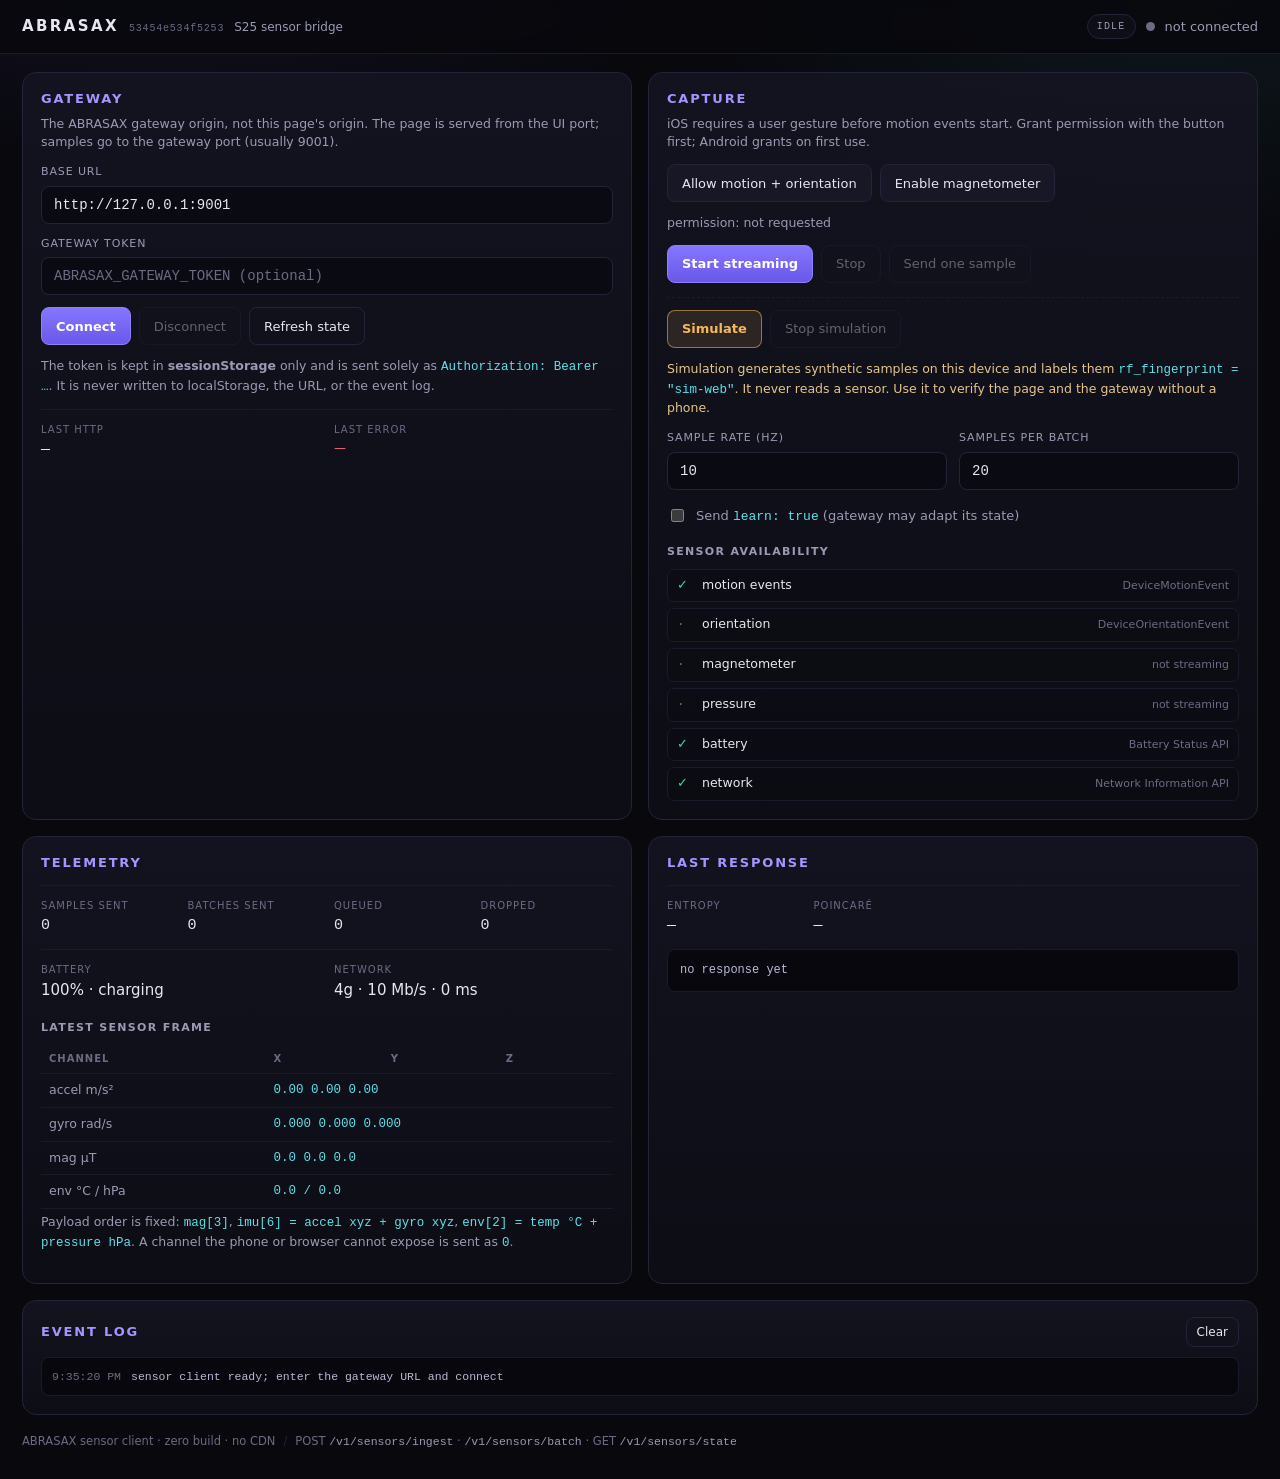
<file: web/sensors/index.html>
<!DOCTYPE html>
<html lang="en">
<head>
<meta charset="utf-8">
<meta name="viewport" content="width=device-width, initial-scale=1, viewport-fit=cover">
<meta name="color-scheme" content="dark">
<meta name="theme-color" content="#08080d">
<title>ABRASAX · S25 sensor bridge</title>
<meta name="description" content="Galaxy S25 Ultra sensor capture client for the ABRASAX /v1/sensors gateway">
<meta http-equiv="Content-Security-Policy"
      content="default-src 'self'; script-src 'self'; style-src 'self'; connect-src http: https:; img-src 'self' data:; base-uri 'none'; form-action 'none'">
<link rel="icon" href="data:image/svg+xml,%3Csvg xmlns='http://www.w3.org/2000/svg' viewBox='0 0 64 64'%3E%3Crect width='64' height='64' rx='12' fill='%2308080d'/%3E%3Cpath d='M32 11 53 45H11z' fill='none' stroke='%237c6cf0' stroke-width='4'/%3E%3C/svg%3E">
<link rel="stylesheet" href="sensors.css">
</head>
<body>

<a class="skip-link" href="#main">Skip to controls</a>

<header class="topbar">
  <div class="brand">
    <span class="brand-name">ABRASAX</span>
    <span class="brand-hex">53454e534f5253</span>
    <span class="brand-sub">S25 sensor bridge</span>
  </div>
  <div class="topbar-right">
    <span class="badge" id="modeBadge" data-mode="idle">IDLE</span>
    <span class="dot" id="connectionDot" data-state="idle" aria-hidden="true"></span>
    <span class="conn" id="connectionState" role="status" aria-live="polite">not connected</span>
  </div>
</header>

<div class="banner warn" id="insecureBanner" hidden role="alert">
  This page is not a secure context. Android browsers may block motion and
  magnetometer events over plain <code>http://</code>. See
  <code>DOC/SENSORS-S25.md</code> for HTTPS and
  <code>adb reverse</code> options. The Termux forwarder is unaffected.
</div>

<main id="main" class="layout">

  <section class="panel" aria-labelledby="h-gateway">
    <h2 id="h-gateway">Gateway</h2>
    <p class="hint">The ABRASAX gateway origin, not this page's origin. The page is
      served from the UI port; samples go to the gateway port (usually 9001).</p>

    <label class="field">
      <span class="field-label">Base URL</span>
      <input id="baseUrl" type="url" inputmode="url" spellcheck="false"
             autocomplete="off" placeholder="http://192.168.1.20:9001"
             value="http://127.0.0.1:9001">
    </label>

    <label class="field">
      <span class="field-label">Gateway token</span>
      <input id="token" type="password" spellcheck="false" autocomplete="off"
             placeholder="ABRASAX_GATEWAY_TOKEN (optional)">
    </label>

    <div class="row">
      <button type="button" id="connectBtn" class="btn primary">Connect</button>
      <button type="button" id="disconnectBtn" class="btn ghost" disabled>Disconnect</button>
      <button type="button" id="refreshStateBtn" class="btn ghost" title="GET /v1/sensors/state">Refresh state</button>
    </div>

    <p class="note">The token is kept in <strong>sessionStorage</strong> only and is
      sent solely as <code>Authorization: Bearer …</code>. It is never written to
      localStorage, the URL, or the event log.</p>

    <dl class="kv">
      <div><dt>last HTTP</dt><dd id="lastHttp" class="num">—</dd></div>
      <div><dt>last error</dt><dd id="lastError" class="err">—</dd></div>
    </dl>
  </section>

  <section class="panel" aria-labelledby="h-capture">
    <h2 id="h-capture">Capture</h2>

    <p class="hint">iOS requires a user gesture before motion events start.
      Grant permission with the button first; Android grants on first use.</p>

    <div class="row">
      <button type="button" id="permissionBtn" class="btn">Allow motion + orientation</button>
      <button type="button" id="magnetometerBtn" class="btn">Enable magnetometer</button>
    </div>
    <p class="note" id="permissionStatus">permission: not requested</p>

    <div class="row">
      <button type="button" id="startBtn" class="btn primary">Start streaming</button>
      <button type="button" id="stopBtn" class="btn ghost" disabled>Stop</button>
      <button type="button" id="sendOnceBtn" class="btn ghost" disabled>Send one sample</button>
    </div>

    <div class="row sim-row">
      <button type="button" id="simulateBtn" class="btn sim">Simulate</button>
      <button type="button" id="stopSimBtn" class="btn ghost" disabled>Stop simulation</button>
    </div>
    <p class="note sim-note">Simulation generates synthetic samples on this device and
      labels them <code>rf_fingerprint = "sim-web"</code>. It never reads a sensor.
      Use it to verify the page and the gateway without a phone.</p>

    <div class="grid2">
      <label class="field">
        <span class="field-label">Sample rate (Hz)</span>
        <input id="sampleHz" type="number" min="1" max="60" step="1" value="10">
      </label>
      <label class="field">
        <span class="field-label">Samples per batch</span>
        <input id="batchSize" type="number" min="1" max="256" step="1" value="20">
      </label>
    </div>

    <label class="check">
      <input id="learnToggle" type="checkbox">
      <span>Send <code>learn: true</code> (gateway may adapt its state)</span>
    </label>

    <h3>Sensor availability</h3>
    <ul id="sensorAvailability" class="availability">
      <li class="pending">probing…</li>
    </ul>
  </section>

  <section class="panel" aria-labelledby="h-telemetry">
    <h2 id="h-telemetry">Telemetry</h2>
    <dl class="kv wide">
      <div><dt>samples sent</dt><dd id="samplesSent" class="num">0</dd></div>
      <div><dt>batches sent</dt><dd id="batchesSent" class="num">0</dd></div>
      <div><dt>queued</dt><dd id="queueDepth" class="num">0</dd></div>
      <div><dt>dropped</dt><dd id="droppedCount" class="num">0</dd></div>
    </dl>

    <dl class="kv">
      <div><dt>battery</dt><dd id="batteryStatus">—</dd></div>
      <div><dt>network</dt><dd id="networkStatus">—</dd></div>
    </dl>

    <h3>Latest sensor frame</h3>
    <table class="live">
      <thead><tr><th>channel</th><th>x</th><th>y</th><th>z</th></tr></thead>
      <tbody>
        <tr><th>accel m/s²</th><td id="liveAccel" class="num" colspan="3">— — —</td></tr>
        <tr><th>gyro rad/s</th><td id="liveGyro" class="num" colspan="3">— — —</td></tr>
        <tr><th>mag µT</th><td id="liveMag" class="num" colspan="3">— — —</td></tr>
        <tr><th>env °C / hPa</th><td id="liveEnv" class="num" colspan="3">— / —</td></tr>
      </tbody>
    </table>
    <p class="note">Payload order is fixed: <code>mag[3]</code>,
      <code>imu[6] = accel xyz + gyro xyz</code>, <code>env[2] = temp °C + pressure hPa</code>.
      A channel the phone or browser cannot expose is sent as <code>0</code>.</p>
  </section>

  <section class="panel" aria-labelledby="h-response">
    <h2 id="h-response">Last response</h2>
    <dl class="kv wide">
      <div><dt>entropy</dt><dd id="lastEntropy" class="num">—</dd></div>
      <div><dt>poincaré</dt><dd id="lastPoincare" class="num">—</dd></div>
    </dl>
    <pre id="lastResponse" class="raw" aria-live="polite">no response yet</pre>
  </section>

  <section class="panel log-panel" aria-labelledby="h-log">
    <div class="panel-head">
      <h2 id="h-log">Event log</h2>
      <button type="button" id="clearLogBtn" class="btn ghost small">Clear</button>
    </div>
    <ol id="eventLog" class="log" role="log" aria-live="polite"></ol>
  </section>

</main>

<footer class="foot">
  <span>ABRASAX sensor client · zero build · no CDN</span>
  <span class="foot-sep">/</span>
  <span>POST <code>/v1/sensors/ingest</code> · <code>/v1/sensors/batch</code> · GET <code>/v1/sensors/state</code></span>
</footer>

<script src="sensors.js"></script>
</body>
</html>
</file>
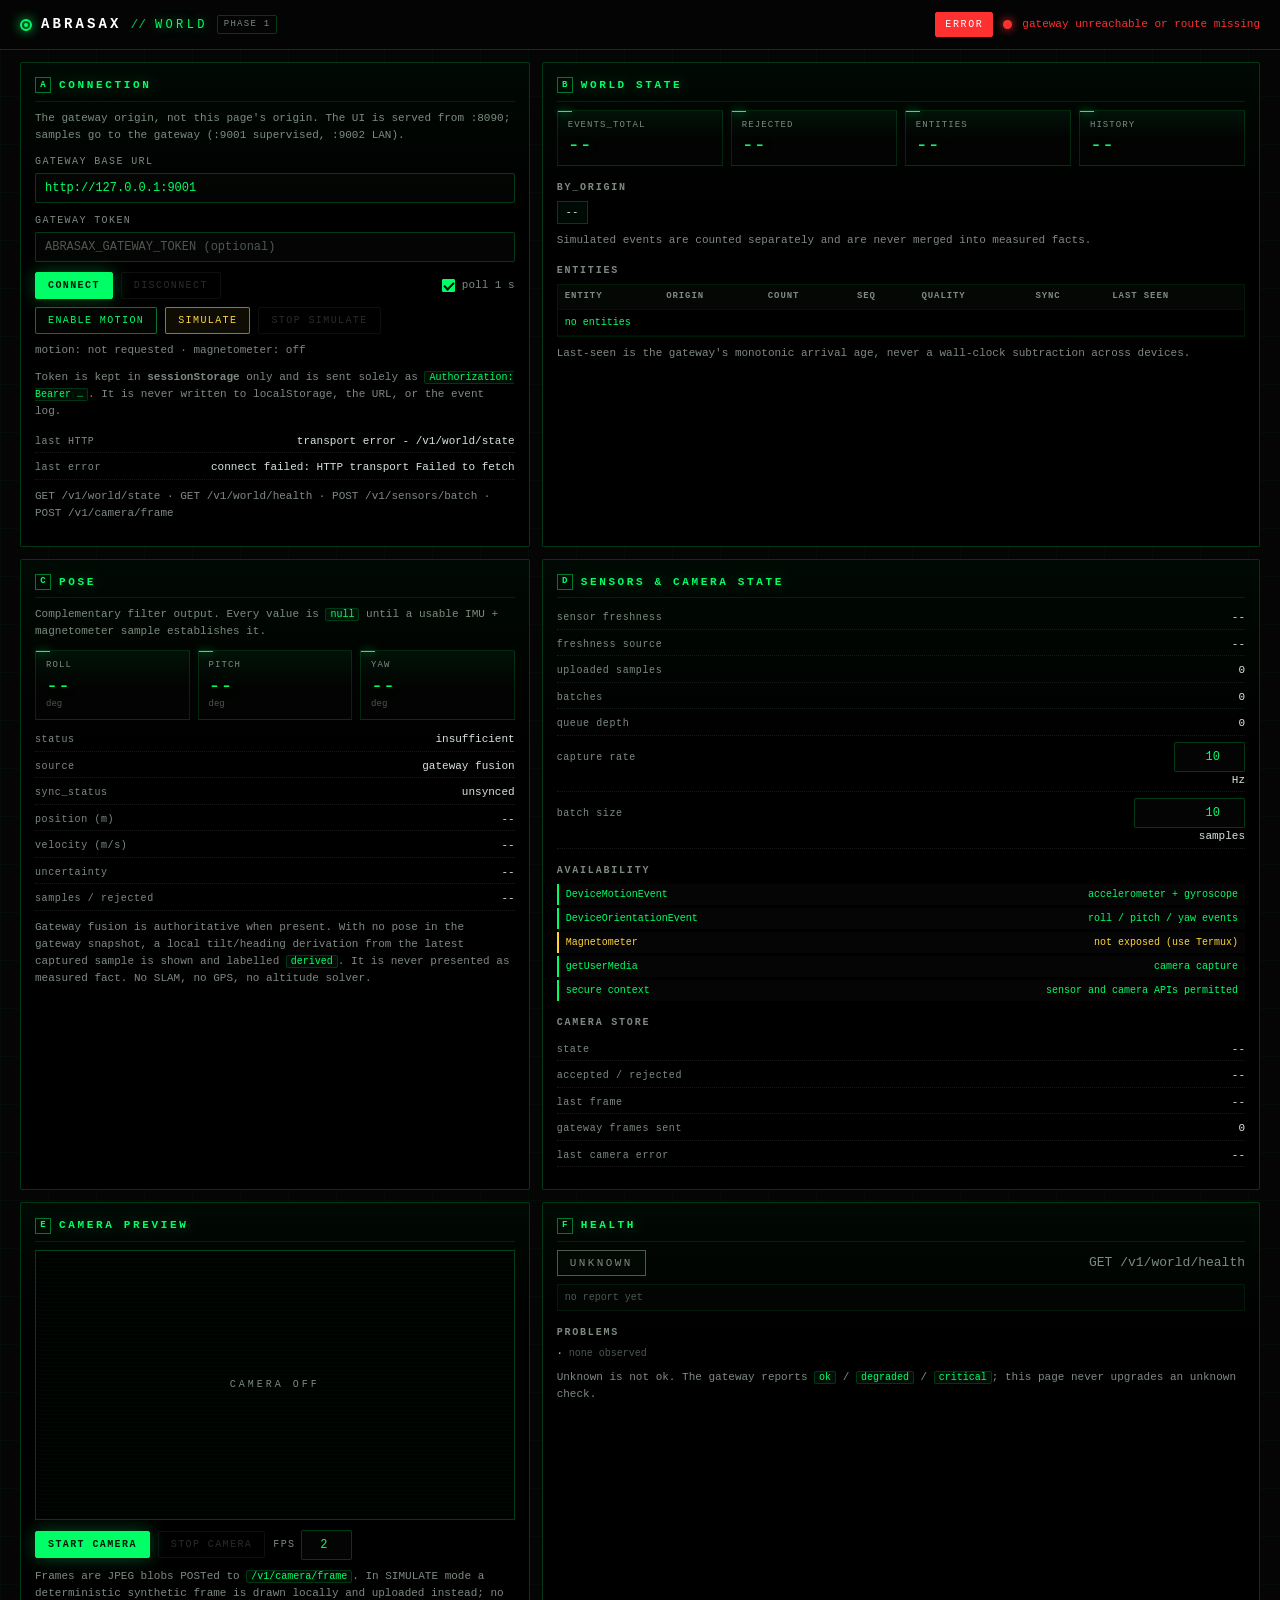
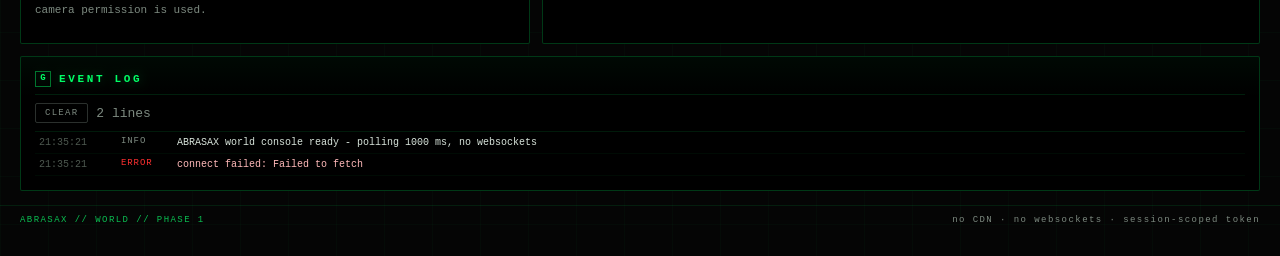
<file: web/world/index.html>
<!DOCTYPE html>
<html lang="en">
<head>
<meta charset="utf-8">
<meta name="viewport" content="width=device-width, initial-scale=1, viewport-fit=cover">
<meta name="color-scheme" content="dark">
<meta name="theme-color" content="#050505">
<title>ABRASAX · WORLD</title>
<meta name="description" content="ABRASAX Phase 1 world model: sensor nervous system, pose, camera and health">
<meta http-equiv="Content-Security-Policy"
      content="default-src 'self'; script-src 'self'; style-src 'self'; connect-src http: https:; img-src 'self' data: blob:; media-src 'self' blob:; base-uri 'none'; form-action 'none'">
<link rel="icon" href="data:image/svg+xml,%3Csvg xmlns='http://www.w3.org/2000/svg' viewBox='0 0 64 64'%3E%3Crect width='64' height='64' rx='10' fill='%23050505'/%3E%3Ccircle cx='32' cy='32' r='20' fill='none' stroke='%2300FF66' stroke-width='3'/%3E%3Ccircle cx='32' cy='32' r='4' fill='%2300FF66'/%3E%3C/svg%3E">
<link rel="stylesheet" href="world.css">
</head>
<body data-mode="idle" data-health="unknown">

<a class="skip-link" href="#main">Skip to world state</a>

<header class="topbar">
  <div class="brand">
    <span class="brand-mark" aria-hidden="true"></span>
    <span class="brand-name">ABRASAX</span>
    <span class="brand-slash">//</span>
    <span class="brand-sub">WORLD</span>
    <span class="brand-phase">PHASE&nbsp;1</span>
  </div>
  <div class="topbar-right">
    <span class="badge" id="modeBadge" data-mode="idle">IDLE</span>
    <span class="dot" id="connectionDot" data-state="idle" aria-hidden="true"></span>
    <span class="conn" id="connectionState" role="status" aria-live="polite">not connected</span>
  </div>
</header>

<div class="banner critical" id="authBanner" hidden role="alert">
  <strong>401 unauthorized.</strong> The gateway rejected the request. Enter the
  gateway token (<code>ABRASAX_GATEWAY_TOKEN</code>) and press Connect. If the
  gateway has no token configured, leave the field empty. The token stays in
  <code>sessionStorage</code> and is never logged.
</div>

<div class="banner warn" id="insecureBanner" hidden role="alert">
  This page is not a secure context. Android may block motion, magnetometer and
  camera access over plain <code>http://</code>. Use <code>adb reverse</code>
  (see below) or the Termux forwarder.
</div>

<main id="main" class="layout">

  <!-- (a) connection ----------------------------------------------------- -->
  <section class="panel" id="panel-connection" aria-labelledby="h-connection">
    <h2 id="h-connection"><span class="idx">a</span> Connection</h2>
    <p class="hint">The gateway origin, not this page's origin. The UI is served
      from :8090; samples go to the gateway (:9001 supervised, :9002 LAN).</p>

    <label class="field">
      <span class="field-label">Gateway base URL</span>
      <input id="baseUrl" type="url" inputmode="url" spellcheck="false"
             autocomplete="off" placeholder="http://127.0.0.1:9001"
             value="http://127.0.0.1:9001">
    </label>

    <label class="field">
      <span class="field-label">Gateway token</span>
      <input id="token" type="password" spellcheck="false" autocomplete="off"
             placeholder="ABRASAX_GATEWAY_TOKEN (optional)">
    </label>

    <div class="row">
      <button type="button" id="connectBtn" class="btn primary">Connect</button>
      <button type="button" id="disconnectBtn" class="btn ghost" disabled>Disconnect</button>
      <label class="check inline">
        <input id="pollToggle" type="checkbox" checked>
        <span>poll 1&nbsp;s</span>
      </label>
    </div>

    <div class="row">
      <button type="button" id="motionBtn" class="btn">Enable motion</button>
      <button type="button" id="simulateBtn" class="btn sim">Simulate</button>
      <button type="button" id="stopSimBtn" class="btn ghost" disabled>Stop simulate</button>
    </div>
    <p class="note" id="motionState">motion: not requested · magnetometer: probe on start</p>

    <p class="note">Token is kept in <strong>sessionStorage</strong> only and is
      sent solely as <code>Authorization: Bearer …</code>. It is never written to
      localStorage, the URL, or the event log.</p>

    <dl class="kv">
      <div><dt>last HTTP</dt><dd id="lastHttp" class="num">--</dd></div>
      <div><dt>last error</dt><dd id="lastError" class="err">--</dd></div>
    </dl>
    <p class="note mono" id="endpointNote">GET /v1/world/state · GET /v1/world/health · POST /v1/sensors/batch · POST /v1/camera/frame</p>
  </section>

  <!-- (b) world state ---------------------------------------------------- -->
  <section class="panel" id="panel-world" aria-labelledby="h-world">
    <h2 id="h-world"><span class="idx">b</span> World state</h2>
    <div class="stats">
      <div class="stat"><span class="stat-label">events_total</span><span class="stat-value num" id="worldEventsTotal">--</span></div>
      <div class="stat"><span class="stat-label">rejected</span><span class="stat-value num warn-text" id="worldRejected">--</span></div>
      <div class="stat"><span class="stat-label">entities</span><span class="stat-value num" id="worldEntities">--</span></div>
      <div class="stat"><span class="stat-label">history</span><span class="stat-value num" id="worldHistory">--</span></div>
    </div>

    <h3>by_origin</h3>
    <ul class="chips" id="worldByOrigin"><li class="pending">--</li></ul>
    <p class="note">Simulated events are counted separately and are never merged
      into measured facts.</p>

    <h3>Entities <span class="muted num" id="entityCount"></span></h3>
    <div class="table-wrap">
      <table class="table" aria-describedby="entityHint">
        <thead>
          <tr><th>entity</th><th>origin</th><th>count</th><th>seq</th><th>quality</th><th>sync</th><th>last seen</th></tr>
        </thead>
        <tbody id="entityTable"><tr><td colspan="7" class="pending">no entities</td></tr></tbody>
      </table>
    </div>
    <p class="note" id="entityHint">Last-seen is the gateway's monotonic arrival
      age, never a wall-clock subtraction across devices.</p>
  </section>

  <!-- (c) pose ----------------------------------------------------------- -->
  <section class="panel" id="panel-pose" aria-labelledby="h-pose">
    <h2 id="h-pose"><span class="idx">c</span> Pose</h2>
    <p class="hint">Complementary filter output. Every value is <code>null</code>
      until a usable IMU + magnetometer sample establishes it.</p>

    <div class="stats three">
      <div class="stat"><span class="stat-label">roll</span><span class="stat-value num" id="poseRoll">--</span><span class="unit">deg</span></div>
      <div class="stat"><span class="stat-label">pitch</span><span class="stat-value num" id="posePitch">--</span><span class="unit">deg</span></div>
      <div class="stat"><span class="stat-label">yaw</span><span class="stat-value num" id="poseYaw">--</span><span class="unit">deg</span></div>
    </div>

    <dl class="kv">
      <div><dt>status</dt><dd id="poseStatus" class="num">insufficient</dd></div>
      <div><dt>source</dt><dd id="poseSource" class="num">gateway fusion</dd></div>
      <div><dt>sync_status</dt><dd id="poseSync" class="num">unsynced</dd></div>
      <div><dt>position (m)</dt><dd id="posePosition" class="num">--</dd></div>
      <div><dt>velocity (m/s)</dt><dd id="poseVelocity" class="num">--</dd></div>
      <div><dt>uncertainty</dt><dd id="poseUncertainty" class="num">--</dd></div>
      <div><dt>samples / rejected</dt><dd id="poseSamples" class="num">--</dd></div>
    </dl>
    <p class="note">Gateway fusion is authoritative when present. With no pose in
      the gateway snapshot, a local tilt/heading derivation from the latest
      captured sample is shown and labelled <code>derived</code>. It is never
      presented as measured fact. No SLAM, no GPS, no altitude solver.</p>
  </section>

  <!-- (d) sensors + camera state ----------------------------------------- -->
  <section class="panel" id="panel-sensors" aria-labelledby="h-sensors">
    <h2 id="h-sensors"><span class="idx">d</span> Sensors &amp; camera state</h2>

    <dl class="kv">
      <div><dt>sensor freshness</dt><dd id="freshnessAge" class="num">--</dd></div>
      <div><dt>freshness source</dt><dd id="freshnessSource" class="num">--</dd></div>
      <div><dt>uploaded samples</dt><dd id="sensorSamplesSent" class="num">0</dd></div>
      <div><dt>batches</dt><dd id="sensorBatchesSent" class="num">0</dd></div>
      <div><dt>queue depth</dt><dd id="sensorQueue" class="num">0</dd></div>
      <div><dt>capture rate</dt><dd class="num"><input id="captureHz" type="number" min="1" max="30" step="1" value="10" class="inline-input"> Hz</dd></div>
      <div><dt>batch size</dt><dd class="num"><input id="batchSize" type="number" min="1" max="256" step="1" value="10" class="inline-input"> samples</dd></div>
    </dl>

    <h3>Availability</h3>
    <ul id="sensorAvailability" class="availability">
      <li class="pending">probing…</li>
    </ul>

    <h3>Camera store</h3>
    <dl class="kv">
      <div><dt>state</dt><dd id="cameraState" class="num">--</dd></div>
      <div><dt>accepted / rejected</dt><dd id="cameraCounts" class="num">--</dd></div>
      <div><dt>last frame</dt><dd id="cameraLast" class="num">--</dd></div>
      <div><dt>gateway frames sent</dt><dd id="cameraFrames" class="num">0</dd></div>
      <div><dt>last camera error</dt><dd id="cameraLastError" class="err">--</dd></div>
    </dl>
  </section>

  <!-- (e) camera preview ------------------------------------------------- -->
  <section class="panel" id="panel-camera" aria-labelledby="h-camera">
    <h2 id="h-camera"><span class="idx">e</span> Camera preview</h2>
    <div class="camera-frame">
      <video id="cameraVideo" playsinline muted autoplay aria-label="Live camera preview"></video>
      <canvas id="cameraCanvas" class="synthetic" width="640" height="360" aria-label="Synthetic camera placeholder" hidden></canvas>
      <div class="camera-overlay" id="cameraOverlay" data-mode="off">CAMERA OFF</div>
    </div>

    <div class="row">
      <button type="button" id="cameraStartBtn" class="btn primary">Start camera</button>
      <button type="button" id="cameraStopBtn" class="btn ghost" disabled>Stop camera</button>
      <label class="field inline-field">
        <span class="field-label">fps</span>
        <input id="cameraFps" type="number" min="1" max="15" step="1" value="2" class="inline-input">
      </label>
    </div>
    <p class="note" id="cameraSimNote">Frames are JPEG blobs POSTed to
      <code>/v1/camera/frame</code>. In SIMULATE mode a deterministic synthetic
      frame is drawn locally and uploaded instead; no camera permission is used.</p>
  </section>

  <!-- (f) health --------------------------------------------------------- -->
  <section class="panel wide" id="panel-health" aria-labelledby="h-health">
    <h2 id="h-health"><span class="idx">f</span> Health</h2>
    <div class="health-head">
      <span class="health-pill" id="healthStatus" data-status="unknown">UNKNOWN</span>
      <span class="muted num" id="healthLast">GET /v1/world/health</span>
    </div>
    <ul class="checks" id="healthChecks"><li class="pending">no report yet</li></ul>
    <h3>Problems</h3>
    <ul class="problems" id="healthProblems"><li class="pending">none observed</li></ul>
    <p class="note">Unknown is not ok. The gateway reports
      <code>ok</code> / <code>degraded</code> / <code>critical</code>; this page
      never upgrades an unknown check.</p>
  </section>

  <!-- (g) event log ------------------------------------------------------ -->
  <section class="panel wide" id="panel-log" aria-labelledby="h-log">
    <h2 id="h-log"><span class="idx">g</span> Event log</h2>
    <div class="row">
      <button type="button" id="clearLogBtn" class="btn ghost small">Clear</button>
      <span class="muted num" id="logCount"></span>
    </div>
    <ol id="eventLog" class="event-log" role="log" aria-live="polite"></ol>
  </section>

</main>

<footer class="footer">
  <span>ABRASAX // WORLD // PHASE 1</span>
  <span class="muted">no CDN · no websockets · session-scoped token</span>
</footer>

<script src="world.js" defer></script>
</body>
</html>
</file>
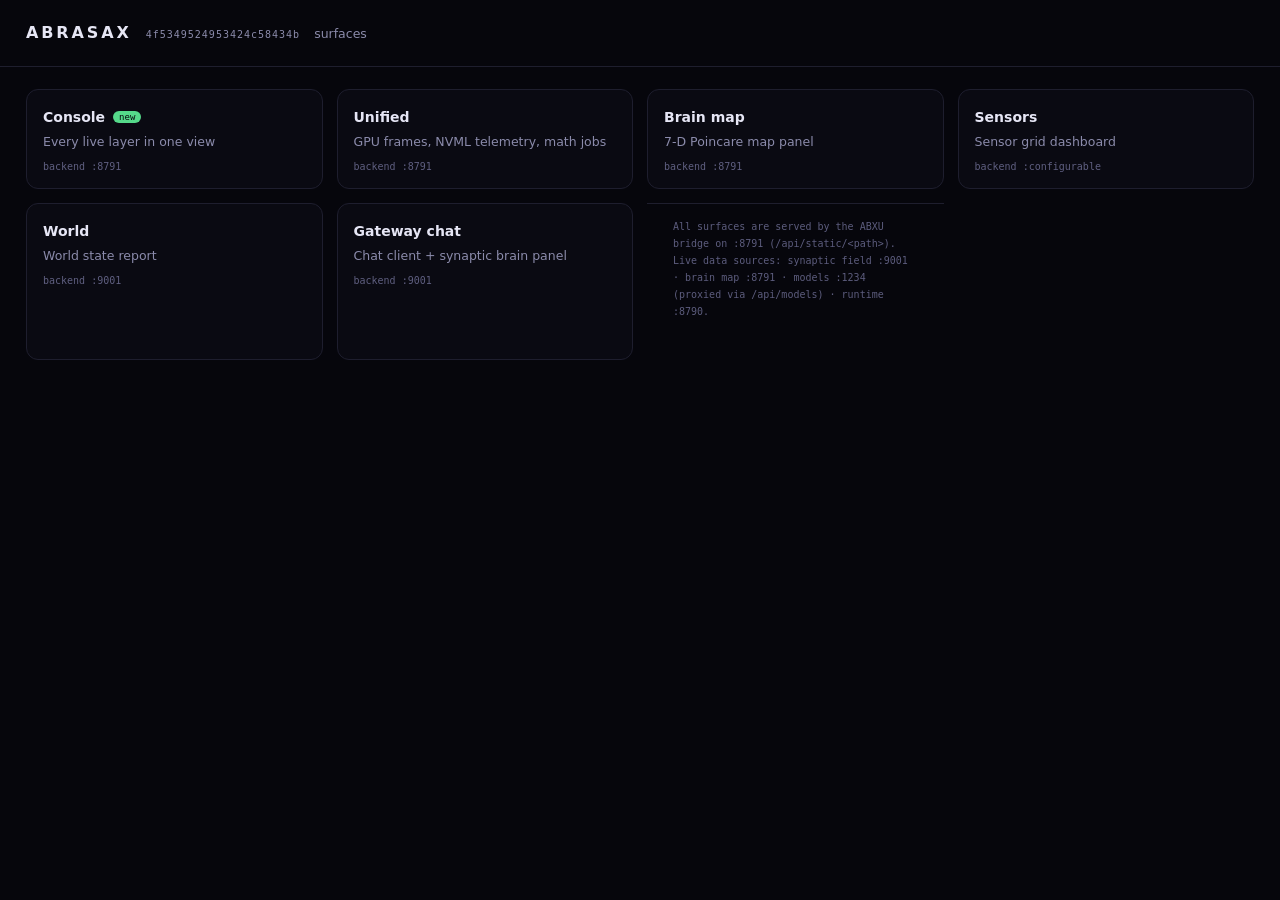
<file: web/landing.html>
<!DOCTYPE html>
<html lang="en">
<head>
<meta charset="utf-8">
<meta name="viewport" content="width=device-width, initial-scale=1">
<meta name="color-scheme" content="dark">
<title>ABRASAX · Surfaces</title>
<link rel="icon" href="data:image/svg+xml,%3Csvg xmlns='http://www.w3.org/2000/svg' viewBox='0 0 64 64'%3E%3Crect width='64' height='64' rx='12' fill='%2308080d'/%3E%3Cpath d='M32 11 53 45H11z' fill='none' stroke='%237c6cf0' stroke-width='4'/%3E%3C/svg%3E">
<style>
:root{--bg:#06060c;--panel:#0a0a12;--line:#1e1e2e;--ink:#e6e6f5;--dim:#8b8bab;--acc:#7c6cf0;--ok:#55d98a}
*{box-sizing:border-box}
body{margin:0;background:var(--bg);color:var(--ink);font:14px/1.6 ui-sans-serif,system-ui,"Segoe UI",sans-serif}
header{padding:20px 26px;border-bottom:1px solid var(--line);display:flex;align-items:baseline;gap:14px}
h1{margin:0;font-size:16px;letter-spacing:.18em;text-transform:uppercase}
.hex{font:10px ui-monospace,monospace;color:var(--dim);letter-spacing:.1em}
main{display:grid;grid-template-columns:repeat(auto-fit,minmax(280px,1fr));gap:14px;padding:22px 26px}
a.card{display:block;text-decoration:none;color:inherit;background:var(--panel);
  border:1px solid var(--line);border-radius:12px;padding:16px}
a.card:hover{border-color:var(--acc)}
.t{display:flex;align-items:center;gap:8px;font-weight:600;margin-bottom:4px}
.new{font:9px ui-monospace,monospace;color:#06060c;background:var(--ok);padding:1px 6px;border-radius:99px}
.d{color:var(--dim);font-size:12.5px}
.p{margin-top:9px;font:10px ui-monospace,monospace;color:#5f5f80}
footer{padding:14px 26px 40px;font:10px/1.7 ui-monospace,monospace;color:#5c5c7d;border-top:1px solid var(--line)}
</style>
</head>
<body>
<header>
  <h1>ABRASAX</h1><span class="hex">4f5349524953424c58434b</span>
  <span class="d">surfaces</span>
</header>
<main>
  <a class="card" href="console/index.html"><div class="t">Console<span class="new">new</span></div><div class="d">Every live layer in one view</div><div class="p">backend :8791</div></a>
  <a class="card" href="unified.html"><div class="t">Unified</div><div class="d">GPU frames, NVML telemetry, math jobs</div><div class="p">backend :8791</div></a>
  <a class="card" href="unified.html#bxTitle"><div class="t">Brain map</div><div class="d">7-D Poincare map panel</div><div class="p">backend :8791</div></a>
  <a class="card" href="sensors/index.html"><div class="t">Sensors</div><div class="d">Sensor grid dashboard</div><div class="p">backend :configurable</div></a>
  <a class="card" href="world/index.html"><div class="t">World</div><div class="d">World state report</div><div class="p">backend :9001</div></a>
  <a class="card" href="index.html"><div class="t">Gateway chat</div><div class="d">Chat client + synaptic brain panel</div><div class="p">backend :9001</div></a>
<footer>All surfaces are served by the ABXU bridge on :8791 (<code>/api/static/&lt;path&gt;</code>).<br>Live data sources: synaptic field :9001 · brain map :8791 · models :1234 (proxied via /api/models) · runtime :8790.</footer>
</main>
</body>
</html>
</file>
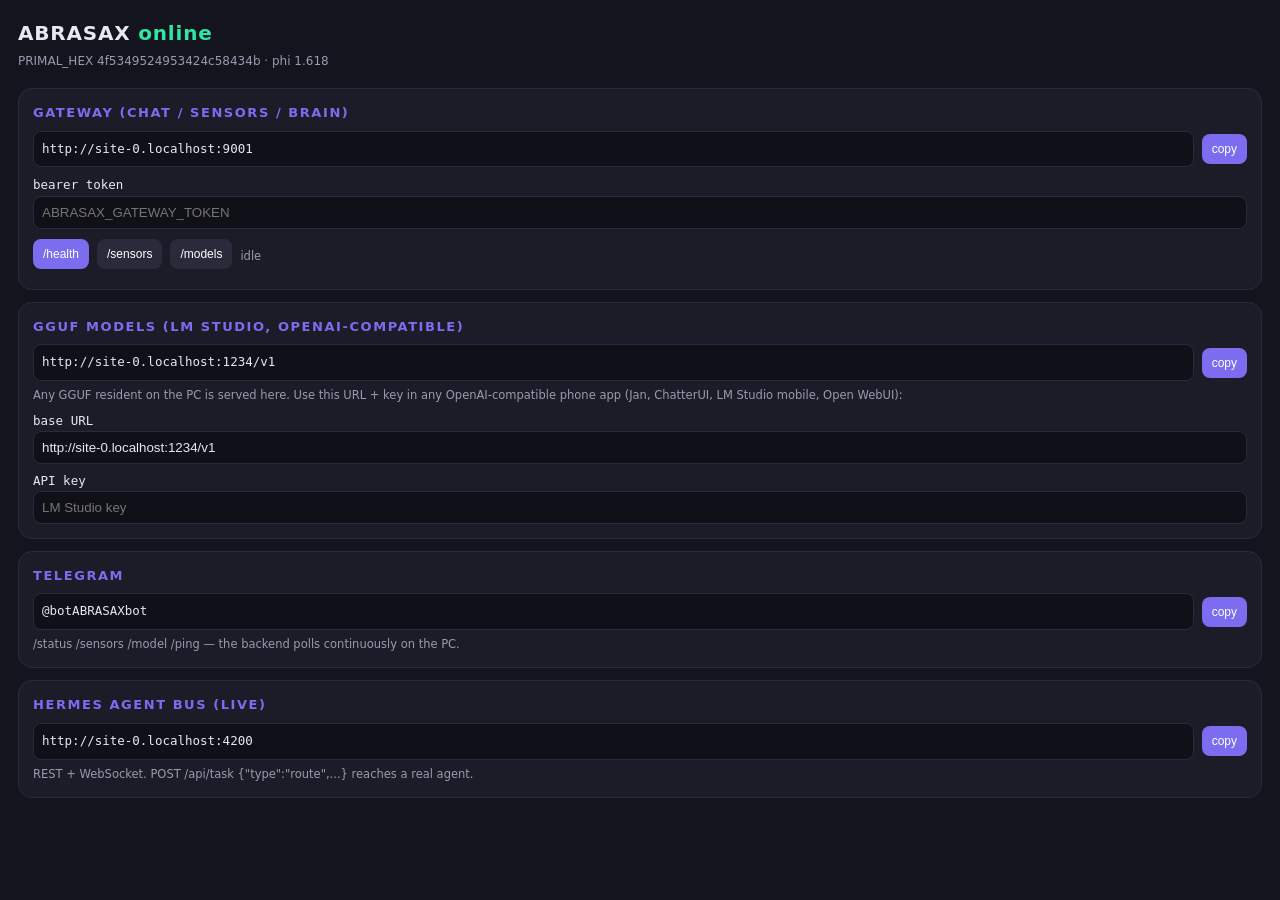
<file: web/phone.html>
<!doctype html>
<html lang="en"><head>
<meta charset="utf-8">
<meta name="viewport" content="width=device-width,initial-scale=1,viewport-fit=cover">
<title>ABRASAX - phone</title>
<style>
 :root{--bg:#14141e;--violet:#7c6cf0;--mint:#2ee6a0;--dim:#9a9ab0}
 *{box-sizing:border-box}
 body{margin:0;background:var(--bg);color:#e8e8f2;font:15px/1.5 system-ui,-apple-system,Segoe UI,Roboto,sans-serif;padding:18px}
 h1{font-size:20px;margin:0 0 4px;letter-spacing:.04em}
 h1 span{color:var(--mint)}
 .sub{color:var(--dim);font-size:12px;margin-bottom:18px}
 .card{background:#1c1c28;border:1px solid #2a2a3a;border-radius:14px;padding:14px;margin:0 0 12px}
 .card h2{font-size:13px;text-transform:uppercase;letter-spacing:.12em;color:var(--violet);margin:0 0 8px}
 code,label{font-family:ui-monospace,SFMono-Regular,Menlo,monospace;font-size:12.5px}
 .row{display:flex;gap:8px;align-items:center;margin:6px 0}
 .row code{flex:1;background:#101018;border:1px solid #2a2a3a;border-radius:8px;padding:8px;overflow:auto;white-space:nowrap}
 button{background:var(--violet);color:#fff;border:0;border-radius:8px;padding:8px 10px;font-size:12px}
 button.ghost{background:#2a2a3a}
 .ok{color:var(--mint)} .bad{color:#ff6b6b}
 input{width:100%;background:#101018;border:1px solid #2a2a3a;border-radius:8px;color:#e8e8f2;padding:8px}
 .hint{color:var(--dim);font-size:11.5px;margin-top:6px}
</style></head><body>
<h1>ABRASAX <span>online</span></h1>
<div class="sub">PRIMAL_HEX 4f5349524953424c58434b &middot; phi 1.618</div>

<div class="card">
  <h2>Gateway (chat / sensors / brain)</h2>
  <div class="row"><code id="gw"></code><button onclick="cp('gw')">copy</button></div>
  <label>bearer token</label>
  <input id="tok" placeholder="ABRASAX_GATEWAY_TOKEN" autocomplete="off">
  <div class="row" style="margin-top:10px">
    <button onclick="ping('/health','gwst')">/health</button>
    <button class="ghost" onclick="ping('/v1/sensors/state','gwst')">/sensors</button>
    <button class="ghost" onclick="ping('/v1/models','gwst')">/models</button>
    <span id="gwst" class="hint">idle</span>
  </div>
</div>

<div class="card">
  <h2>GGUF models (LM Studio, OpenAI-compatible)</h2>
  <div class="row"><code id="lm"></code><button onclick="cp('lm')">copy</button></div>
  <div class="hint">Any GGUF resident on the PC is served here. Use this URL + key in any
  OpenAI-compatible phone app (Jan, ChatterUI, LM Studio mobile, Open WebUI):</div>
  <label style="display:block;margin-top:8px">base URL</label>
  <input id="lmurl" readonly>
  <label style="display:block;margin-top:8px">API key</label>
  <input id="lmkey" placeholder="LM Studio key" autocomplete="off">
</div>

<div class="card">
  <h2>Telegram</h2>
  <div class="row"><code>@botABRASAXbot</code><button onclick="navigator.clipboard.writeText('@botABRASAXbot')">copy</button></div>
  <div class="hint">/status /sensors /model /ping &mdash; the backend polls continuously on the PC.</div>
</div>

<div class="card">
  <h2>Hermes agent bus (live)</h2>
  <div class="row"><code id="core"></code><button onclick="cp('core')">copy</button></div>
  <div class="hint">REST + WebSocket. POST /api/task {"type":"route",...} reaches a real agent.</div>
</div>

<script>
 const host = location.hostname || 'localhost';
 const GW  = 'http://' + host + ':9001';
 const LM  = 'http://' + host + ':1234/v1';
 const CORE= 'http://' + host + ':4200';
 document.getElementById('gw').textContent = GW;
 document.getElementById('lm').textContent = LM;
 document.getElementById('lmurl').value = LM;
 document.getElementById('core').textContent = CORE;
 const saved = localStorage.getItem('abr_tok') || '';
 document.getElementById('tok').value = saved;
 document.getElementById('tok').oninput = e => localStorage.setItem('abr_tok', e.target.value);
 function cp(id){ navigator.clipboard.writeText(document.getElementById(id).textContent); }
 async function ping(path, out){
   const el = document.getElementById(out);
   el.textContent = '...'; el.className = 'hint';
   try {
     const r = await fetch(GW + path, {headers: {'Authorization': 'Bearer ' + (localStorage.getItem('abr_tok')||'')}});
     const t = await r.text();
     el.textContent = r.status + ' ' + t.slice(0, 90);
     el.className = r.ok ? 'ok' : 'bad';
   } catch (e) { el.textContent = 'unreachable: ' + e.message; el.className = 'bad'; }
 }
</script>
</body></html>
</file>
<file: web/sensors/sensors.css>
/* ABRASAX S25 sensor bridge — dark, dependency-free, no external fonts. */

:root {
  --bg: #08080d;
  --bg-raised: #0e0e17;
  --bg-panel: #11111c;
  --bg-input: #0a0a12;
  --line: #23233a;
  --line-soft: #1a1a2b;
  --text: #e7e7f2;
  --muted: #9a9ab4;
  --dim: #6b6b85;
  --violet: #7c6cf0;
  --violet-soft: #a396ff;
  --cyan: #5ce1e6;
  --green: #48d597;
  --amber: #f5b95c;
  --red: #ff6b7d;
  --radius: 10px;
  --mono: ui-monospace, "Cascadia Code", "SF Mono", Menlo, Consolas, monospace;
  --sans: system-ui, -apple-system, "Segoe UI", Roboto, Ubuntu, sans-serif;
}

* { box-sizing: border-box; }

html { color-scheme: dark; }

body {
  margin: 0;
  min-height: 100vh;
  background:
    radial-gradient(1100px 520px at 12% -10%, rgba(124, 108, 240, 0.14), transparent 60%),
    radial-gradient(900px 480px at 92% 0%, rgba(92, 225, 230, 0.07), transparent 55%),
    var(--bg);
  color: var(--text);
  font-family: var(--sans);
  font-size: 15px;
  line-height: 1.5;
  padding-bottom: 40px;
}

body[data-mode="sim"] {
  background:
    radial-gradient(1100px 520px at 12% -10%, rgba(245, 185, 92, 0.16), transparent 60%),
    radial-gradient(900px 480px at 92% 0%, rgba(124, 108, 240, 0.08), transparent 55%),
    var(--bg);
}

a { color: var(--violet-soft); }
code, .num, .raw, .log-time { font-family: var(--mono); }

.skip-link {
  position: absolute;
  left: -999px;
  top: 0;
  z-index: 20;
  padding: 8px 14px;
  background: var(--violet);
  color: #fff;
  border-radius: 0 0 var(--radius) 0;
}
.skip-link:focus { left: 0; }

/* ------------------------------------------------------------------ topbar */

.topbar {
  display: flex;
  align-items: center;
  justify-content: space-between;
  gap: 16px;
  padding: 14px 22px;
  border-bottom: 1px solid var(--line-soft);
  background: rgba(8, 8, 13, 0.82);
  backdrop-filter: blur(8px);
  position: sticky;
  top: 0;
  z-index: 10;
}

.brand { display: flex; align-items: baseline; gap: 10px; min-width: 0; }
.brand-name {
  font-weight: 700;
  letter-spacing: 0.16em;
  font-size: 15px;
  color: var(--text);
}
.brand-hex {
  font-family: var(--mono);
  font-size: 10px;
  color: var(--dim);
  letter-spacing: 0.08em;
  overflow: hidden;
  text-overflow: ellipsis;
  white-space: nowrap;
}
.brand-sub { font-size: 12px; color: var(--muted); }

.topbar-right { display: flex; align-items: center; gap: 10px; min-width: 0; }

.badge {
  font-family: var(--mono);
  font-size: 10px;
  letter-spacing: 0.12em;
  padding: 4px 9px;
  border-radius: 999px;
  border: 1px solid var(--line);
  color: var(--muted);
  background: var(--bg-raised);
  white-space: nowrap;
}
.badge[data-mode="live"] { color: var(--green); border-color: rgba(72, 213, 151, 0.45); }
.badge[data-mode="ready"] { color: var(--cyan); border-color: rgba(92, 225, 230, 0.4); }
.badge[data-mode="armed"] { color: var(--amber); border-color: rgba(245, 185, 92, 0.45); }
.badge[data-mode="sim"] {
  color: #1a1205;
  background: var(--amber);
  border-color: var(--amber);
  animation: sim-pulse 1.6s ease-in-out infinite;
}
@keyframes sim-pulse {
  0%, 100% { box-shadow: 0 0 0 0 rgba(245, 185, 92, 0.45); }
  50% { box-shadow: 0 0 0 6px rgba(245, 185, 92, 0); }
}
@media (prefers-reduced-motion: reduce) {
  .badge[data-mode="sim"] { animation: none; }
  .dot { animation: none !important; }
}

.dot {
  width: 9px;
  height: 9px;
  border-radius: 50%;
  background: var(--dim);
  flex: none;
}
.dot[data-state="online"] { background: var(--green); box-shadow: 0 0 8px rgba(72, 213, 151, 0.7); }
.dot[data-state="connecting"] { background: var(--amber); animation: blink 1s ease-in-out infinite; }
.dot[data-state="offline"] { background: var(--red); }
.dot[data-state="unauthorized"] { background: var(--red); box-shadow: 0 0 8px rgba(255, 107, 125, 0.6); }
@keyframes blink { 50% { opacity: 0.3; } }

.conn { font-size: 13px; color: var(--muted); white-space: nowrap; }

/* ------------------------------------------------------------------ banner */

.banner {
  margin: 14px 22px 0;
  padding: 11px 14px;
  border-radius: var(--radius);
  border: 1px solid rgba(245, 185, 92, 0.4);
  background: rgba(245, 185, 92, 0.08);
  color: #f3d3a0;
  font-size: 13px;
}
.banner code { color: #ffe4bd; }

/* ------------------------------------------------------------------ layout */

.layout {
  display: grid;
  grid-template-columns: repeat(12, minmax(0, 1fr));
  gap: 16px;
  padding: 18px 22px 0;
  max-width: 1420px;
  margin: 0 auto;
}

.panel {
  grid-column: span 6;
  background: linear-gradient(180deg, rgba(20, 20, 33, 0.92), rgba(13, 13, 22, 0.92));
  border: 1px solid var(--line);
  border-radius: 14px;
  padding: 16px 18px 18px;
  min-width: 0;
}
.panel:nth-of-type(3),
.panel:nth-of-type(4) { grid-column: span 6; }
.log-panel { grid-column: span 12; }

.panel h2 {
  margin: 0 0 6px;
  font-size: 13px;
  letter-spacing: 0.14em;
  text-transform: uppercase;
  color: var(--violet-soft);
  font-weight: 600;
}
.panel h3 {
  margin: 18px 0 8px;
  font-size: 11px;
  letter-spacing: 0.12em;
  text-transform: uppercase;
  color: var(--muted);
  font-weight: 600;
}
.panel-head { display: flex; align-items: center; justify-content: space-between; gap: 12px; }
.panel-head h2 { margin: 0; }

.hint, .note { margin: 4px 0 12px; color: var(--muted); font-size: 12.5px; }
.note code { color: var(--cyan); }
.sim-note { color: #e5c58d; }

/* ------------------------------------------------------------------ fields */

.field { display: block; margin: 0 0 12px; }
.field-label {
  display: block;
  font-size: 11px;
  letter-spacing: 0.08em;
  text-transform: uppercase;
  color: var(--muted);
  margin-bottom: 5px;
}

input[type="url"],
input[type="password"],
input[type="number"] {
  width: 100%;
  padding: 10px 12px;
  border-radius: 8px;
  border: 1px solid var(--line);
  background: var(--bg-input);
  color: var(--text);
  font-size: 14px;
  font-family: var(--mono);
  outline: none;
}
input:focus { border-color: var(--violet); box-shadow: 0 0 0 3px rgba(124, 108, 240, 0.18); }
input::placeholder { color: var(--dim); }

.grid2 { display: grid; grid-template-columns: 1fr 1fr; gap: 12px; }

.check {
  display: flex;
  align-items: flex-start;
  gap: 9px;
  margin: 4px 0 6px;
  font-size: 13px;
  color: var(--muted);
}
.check input { margin-top: 3px; accent-color: var(--violet); }
.check code { color: var(--cyan); }

/* ----------------------------------------------------------------- buttons */

.row { display: flex; flex-wrap: wrap; gap: 8px; margin: 0 0 12px; }
.sim-row { margin-top: 14px; padding-top: 12px; border-top: 1px dashed var(--line-soft); }

.btn {
  appearance: none;
  border: 1px solid var(--line);
  background: #171726;
  color: var(--text);
  padding: 9px 14px;
  border-radius: 8px;
  font-size: 13px;
  font-family: inherit;
  cursor: pointer;
  transition: background 120ms ease, border-color 120ms ease, transform 60ms ease;
  min-height: 38px;
}
.btn:hover:not(:disabled) { background: #1e1e30; border-color: #31314f; }
.btn:active:not(:disabled) { transform: translateY(1px); }
.btn:focus-visible { outline: 2px solid var(--violet); outline-offset: 2px; }
.btn:disabled { opacity: 0.38; cursor: not-allowed; }

.btn.primary {
  background: linear-gradient(180deg, #8576ff, #6a58e8);
  border-color: #8f80ff;
  color: #fff;
  font-weight: 600;
}
.btn.primary:hover:not(:disabled) { background: linear-gradient(180deg, #9284ff, #7765f3); }

.btn.ghost { background: transparent; }
.btn.ghost:hover:not(:disabled) { background: rgba(124, 108, 240, 0.1); }

.btn.sim {
  background: rgba(245, 185, 92, 0.12);
  border-color: rgba(245, 185, 92, 0.55);
  color: var(--amber);
  font-weight: 600;
}
.btn.sim:hover:not(:disabled) { background: rgba(245, 185, 92, 0.2); }

.btn.small { padding: 5px 10px; min-height: 30px; font-size: 12px; }

/* -------------------------------------------------------------- key/value */

.kv {
  display: grid;
  grid-template-columns: repeat(2, minmax(0, 1fr));
  gap: 8px 14px;
  margin: 12px 0 0;
  padding: 12px 0 0;
  border-top: 1px solid var(--line-soft);
}
.kv.wide { grid-template-columns: repeat(4, minmax(0, 1fr)); }
.kv > div { min-width: 0; }
.kv dt {
  font-size: 10px;
  letter-spacing: 0.1em;
  text-transform: uppercase;
  color: var(--dim);
  margin-bottom: 2px;
}
.kv dd {
  margin: 0;
  font-size: 15px;
  color: var(--text);
  overflow-wrap: anywhere;
}
.kv dd.err { color: var(--red); font-size: 12px; }

/* ------------------------------------------------------------ availability */

.availability {
  list-style: none;
  margin: 0;
  padding: 0;
  display: grid;
  gap: 6px;
}
.availability li {
  display: grid;
  grid-template-columns: 18px 1fr auto;
  align-items: baseline;
  gap: 7px;
  padding: 6px 9px;
  border-radius: 7px;
  border: 1px solid var(--line-soft);
  background: rgba(10, 10, 18, 0.6);
  font-size: 12.5px;
}
.availability .mark { color: var(--dim); font-family: var(--mono); }
.availability li.ok .mark { color: var(--green); }
.availability .sensor-name { color: var(--text); }
.availability .sensor-detail { color: var(--dim); font-size: 11px; text-align: right; }
.availability li.pending, .availability li.bad {
  display: block;
  color: var(--amber);
  border-color: rgba(245, 185, 92, 0.35);
}
.availability li.bad { color: var(--red); border-color: rgba(255, 107, 125, 0.4); }

/* --------------------------------------------------------------- live table */

.live { width: 100%; border-collapse: collapse; font-size: 12.5px; }
.live th, .live td {
  text-align: left;
  padding: 7px 8px;
  border-bottom: 1px solid var(--line-soft);
}
.live thead th {
  color: var(--dim);
  font-size: 10px;
  letter-spacing: 0.1em;
  text-transform: uppercase;
  font-weight: 600;
}
.live tbody th { color: var(--muted); font-weight: 500; white-space: nowrap; }
.live td.num { color: var(--cyan); font-size: 12.5px; }

/* ------------------------------------------------------------------- raw */

.raw {
  margin: 12px 0 0;
  padding: 12px;
  max-height: 290px;
  overflow: auto;
  background: #07070d;
  border: 1px solid var(--line-soft);
  border-radius: 8px;
  color: #b9b9d4;
  font-size: 12px;
  line-height: 1.45;
  white-space: pre-wrap;
  overflow-wrap: anywhere;
}

/* ------------------------------------------------------------------- log */

.log {
  list-style: none;
  margin: 10px 0 0;
  padding: 8px 10px;
  max-height: 230px;
  overflow-y: auto;
  background: #07070d;
  border: 1px solid var(--line-soft);
  border-radius: 8px;
  font-family: var(--mono);
  font-size: 11.5px;
}
.log li {
  display: flex;
  gap: 10px;
  padding: 2px 0;
  border-bottom: 1px solid rgba(35, 35, 58, 0.35);
}
.log li:last-child { border-bottom: 0; }
.log-time { color: var(--dim); flex: none; }
.log-msg { overflow-wrap: anywhere; }
.log-info .log-msg { color: #b9b9d4; }
.log-ok .log-msg { color: var(--green); }
.log-warn .log-msg { color: var(--amber); }
.log-err .log-msg { color: var(--red); }

/* ------------------------------------------------------------------ foot */

.foot {
  display: flex;
  flex-wrap: wrap;
  gap: 8px;
  align-items: center;
  padding: 18px 22px 0;
  max-width: 1420px;
  margin: 0 auto;
  color: var(--dim);
  font-size: 11.5px;
}
.foot-sep { color: var(--line); }
.foot code { color: var(--muted); }

/* -------------------------------------------------------------- responsive */

@media (max-width: 1050px) {
  .panel, .panel:nth-of-type(3), .panel:nth-of-type(4) { grid-column: span 12; }
  .kv.wide { grid-template-columns: repeat(2, minmax(0, 1fr)); }
}

@media (max-width: 620px) {
  body { font-size: 14px; }
  .topbar { padding: 12px 14px; flex-wrap: wrap; }
  .brand-hex { display: none; }
  .layout { padding: 12px 14px 0; gap: 12px; }
  .panel { padding: 14px; border-radius: 12px; }
  .banner { margin: 12px 14px 0; }
  .grid2 { grid-template-columns: 1fr; }
  .kv.wide { grid-template-columns: repeat(2, minmax(0, 1fr)); }
  .foot { padding: 14px 14px 0; }
  .row .btn { flex: 1 1 auto; }
  .sim-row .btn { flex: 1 1 100%; }
}
</file>
<file: web/world/world.css>
/* ABRASAX // WORLD - Phase 1 visual identity.
 *
 * Fixed tokens (do not drift):
 *   background #050505, primary luminous green #00FF66,
 *   warning #FFD43B, critical #FF3030.
 * Black panels, subtle green borders, monospace, no CDN, no external fonts.
 */

:root {
  --bg: #050505;
  --bg-deep: #000000;
  --panel: #000000;
  --panel-raised: #070907;
  --ink: #ffffff;
  --green: #00ff66;
  --green-dim: #0bbf52;
  --green-soft: rgba(0, 255, 102, 0.16);
  --green-line: rgba(0, 255, 102, 0.22);
  --green-line-strong: rgba(0, 255, 102, 0.45);
  --warn: #ffd43b;
  --critical: #ff3030;
  --muted: #7d8a80;
  --muted-2: #4d584f;
  --text: #d7e3da;
  --mono: ui-monospace, "Cascadia Mono", "SFMono-Regular", Menlo, Consolas, "Liberation Mono", monospace;
  --radius: 2px;
  --pad: 14px;
}

* { box-sizing: border-box; }

html { color-scheme: dark; }

body {
  margin: 0;
  min-height: 100vh;
  padding: 0 0 28px;
  background:
    linear-gradient(rgba(0, 255, 102, 0.025) 1px, transparent 1px),
    linear-gradient(90deg, rgba(0, 255, 102, 0.025) 1px, transparent 1px),
    radial-gradient(1100px 520px at 50% -20%, rgba(0, 255, 102, 0.07), transparent 62%),
    var(--bg);
  background-size: 48px 48px, 48px 48px, auto, auto;
  color: var(--text);
  font-family: var(--mono);
  font-size: 13px;
  line-height: 1.5;
  -webkit-font-smoothing: antialiased;
}

body[data-mode="sim"] {
  background:
    linear-gradient(rgba(255, 212, 59, 0.03) 1px, transparent 1px),
    linear-gradient(90deg, rgba(255, 212, 59, 0.03) 1px, transparent 1px),
    radial-gradient(1100px 520px at 50% -20%, rgba(255, 212, 59, 0.06), transparent 62%),
    var(--bg);
  background-size: 48px 48px, 48px 48px, auto, auto;
}

body[data-mode="live"] {
  background:
    linear-gradient(rgba(0, 255, 102, 0.03) 1px, transparent 1px),
    linear-gradient(90deg, rgba(0, 255, 102, 0.03) 1px, transparent 1px),
    radial-gradient(1100px 520px at 50% -20%, rgba(0, 255, 102, 0.1), transparent 62%),
    var(--bg);
  background-size: 48px 48px, 48px 48px, auto, auto;
}

a { color: var(--green); }
code {
  font-family: var(--mono);
  font-size: 0.95em;
  color: var(--green);
  background: rgba(0, 255, 102, 0.06);
  border: 1px solid var(--green-soft);
  padding: 0 4px;
  border-radius: var(--radius);
}
.mono, .num, .log-time { font-family: var(--mono); font-variant-numeric: tabular-nums; }
.muted { color: var(--muted); }
.warn-text { color: var(--warn); }
.err { color: var(--critical); word-break: break-word; }
.pending { color: var(--muted-2); font-style: normal; }

.skip-link {
  position: absolute;
  left: -999px;
  top: 0;
  z-index: 50;
  padding: 8px 14px;
  background: var(--green);
  color: #000;
  font-weight: 700;
}
.skip-link:focus { left: 0; }

/* ------------------------------------------------------------- topbar */

.topbar {
  display: flex;
  align-items: center;
  justify-content: space-between;
  gap: 16px;
  padding: 12px 20px;
  border-bottom: 1px solid var(--green-line);
  background: rgba(5, 5, 5, 0.92);
  position: sticky;
  top: 0;
  z-index: 20;
  backdrop-filter: blur(6px);
}

.brand { display: flex; align-items: center; gap: 9px; min-width: 0; }
.brand-mark {
  width: 12px;
  height: 12px;
  border: 2px solid var(--green);
  border-radius: 50%;
  box-shadow: 0 0 12px rgba(0, 255, 102, 0.75), inset 0 0 6px rgba(0, 255, 102, 0.6);
  flex: none;
}
.brand-mark::after {
  content: "";
  display: block;
  width: 4px;
  height: 4px;
  margin: 2px;
  border-radius: 50%;
  background: var(--green);
}
.brand-name {
  font-weight: 700;
  letter-spacing: 0.22em;
  font-size: 14px;
  color: var(--ink);
}
.brand-slash { color: var(--green-dim); }
.brand-sub {
  letter-spacing: 0.28em;
  font-size: 12px;
  color: var(--green);
  text-shadow: 0 0 10px rgba(0, 255, 102, 0.5);
}
.brand-phase {
  font-size: 9px;
  letter-spacing: 0.14em;
  color: var(--muted);
  border: 1px solid var(--green-line);
  padding: 2px 6px;
  border-radius: var(--radius);
}

.topbar-right { display: flex; align-items: center; gap: 10px; min-width: 0; }

.badge {
  font-size: 10px;
  letter-spacing: 0.16em;
  padding: 4px 9px;
  border-radius: var(--radius);
  border: 1px solid var(--green-line);
  color: var(--muted);
  background: var(--panel);
  white-space: nowrap;
}
.badge[data-mode="live"] {
  color: #001a0a;
  background: var(--green);
  border-color: var(--green);
  box-shadow: 0 0 16px rgba(0, 255, 102, 0.55);
}
.badge[data-mode="sim"] {
  color: #1a1400;
  background: var(--warn);
  border-color: var(--warn);
  box-shadow: 0 0 16px rgba(255, 212, 59, 0.45);
  animation: sim-pulse 1.6s ease-in-out infinite;
}
.badge[data-mode="error"] {
  color: #fff;
  background: var(--critical);
  border-color: var(--critical);
}
@keyframes sim-pulse {
  0%, 100% { opacity: 1; }
  50% { opacity: 0.55; }
}

.dot {
  width: 9px;
  height: 9px;
  border-radius: 50%;
  background: var(--muted-2);
  flex: none;
}
.dot[data-state="live"] {
  background: var(--green);
  box-shadow: 0 0 10px var(--green);
  animation: dot-pulse 2s ease-in-out infinite;
}
.dot[data-state="sim"] {
  background: var(--warn);
  box-shadow: 0 0 10px var(--warn);
}
.dot[data-state="error"] { background: var(--critical); box-shadow: 0 0 10px var(--critical); }
@keyframes dot-pulse {
  0%, 100% { opacity: 1; }
  50% { opacity: 0.4; }
}

.conn { color: var(--muted); font-size: 11px; white-space: nowrap; }
body[data-mode="live"] .conn { color: var(--green); }
body[data-mode="sim"] .conn { color: var(--warn); }
body[data-mode="error"] .conn { color: var(--critical); }

/* ------------------------------------------------------------- banners */

.banner {
  margin: 12px 20px 0;
  padding: 10px 14px;
  font-size: 12px;
  border: 1px solid var(--green-line);
  border-left-width: 3px;
  background: var(--panel);
}
.banner[hidden] { display: none; }
.banner.warn { border-color: var(--warn); color: #f0e0a8; }
.banner.critical { border-color: var(--critical); color: #ffb9b9; }

/* ------------------------------------------------------------- layout */

.layout {
  display: grid;
  grid-template-columns: repeat(12, minmax(0, 1fr));
  gap: 12px;
  padding: 12px 20px 0;
  max-width: 1680px;
  margin: 0 auto;
}

#panel-connection { grid-column: span 5; }
#panel-world { grid-column: span 7; }
#panel-pose { grid-column: span 5; }
#panel-sensors { grid-column: span 7; }
#panel-camera { grid-column: span 5; }
#panel-health { grid-column: span 7; }
#panel-log { grid-column: span 12; }
.panel.wide { grid-column: span 12; }

@media (max-width: 1100px) {
  #panel-connection, #panel-world, #panel-pose,
  #panel-sensors, #panel-camera, #panel-health {
    grid-column: span 12;
  }
}

.panel {
  background: var(--panel);
  border: 1px solid var(--green-line);
  border-radius: var(--radius);
  padding: var(--pad);
  min-width: 0;
  position: relative;
}
.panel::before {
  content: "";
  position: absolute;
  inset: 0;
  pointer-events: none;
  background: linear-gradient(180deg, rgba(0, 255, 102, 0.035), transparent 30%);
}

.panel h2 {
  display: flex;
  align-items: center;
  gap: 8px;
  margin: 0 0 8px;
  padding-bottom: 7px;
  border-bottom: 1px solid rgba(0, 255, 102, 0.12);
  font-size: 11px;
  font-weight: 700;
  letter-spacing: 0.24em;
  text-transform: uppercase;
  color: var(--green);
  text-shadow: 0 0 12px rgba(0, 255, 102, 0.35);
}
.panel h2 .idx {
  display: inline-grid;
  place-items: center;
  width: 16px;
  height: 16px;
  border: 1px solid var(--green-line-strong);
  color: var(--green);
  font-size: 9px;
  letter-spacing: 0;
}
.panel h3 {
  margin: 14px 0 6px;
  font-size: 10px;
  letter-spacing: 0.18em;
  text-transform: uppercase;
  color: var(--muted);
  font-weight: 600;
}

.hint, .note { margin: 0 0 10px; color: var(--muted); font-size: 11px; line-height: 1.55; }
.note { margin-top: 8px; }
.hint code, .note code { font-size: 10px; }

/* ------------------------------------------------------------- fields */

.field { display: block; margin: 0 0 10px; }
.field-label {
  display: block;
  margin-bottom: 4px;
  font-size: 10px;
  letter-spacing: 0.14em;
  text-transform: uppercase;
  color: var(--muted);
}
.inline-field { display: inline-flex; align-items: center; gap: 6px; margin: 0; }
.inline-field .field-label { margin: 0; }

input[type="url"], input[type="password"], input[type="number"], input[type="text"] {
  width: 100%;
  padding: 7px 9px;
  background: #030403;
  color: var(--green);
  border: 1px solid var(--green-line);
  border-radius: var(--radius);
  font-family: var(--mono);
  font-size: 12px;
  outline: none;
  caret-color: var(--green);
}
input:focus {
  border-color: var(--green);
  box-shadow: 0 0 0 1px rgba(0, 255, 102, 0.25), 0 0 14px rgba(0, 255, 102, 0.15);
}
input::placeholder { color: var(--muted-2); }
.inline-input { width: 54px; display: inline-block; padding: 3px 5px; text-align: right; }

.row { display: flex; flex-wrap: wrap; align-items: center; gap: 8px; margin: 8px 0; }

.check { display: flex; align-items: center; gap: 7px; color: var(--muted); font-size: 11px; cursor: pointer; }
.check.inline { margin-left: auto; }
input[type="checkbox"] {
  appearance: none;
  width: 13px;
  height: 13px;
  margin: 0;
  border: 1px solid var(--green-line-strong);
  background: #030403;
  border-radius: 1px;
  position: relative;
  cursor: pointer;
}
input[type="checkbox"]:checked { background: var(--green); border-color: var(--green); }
input[type="checkbox"]:checked::after {
  content: "";
  position: absolute;
  left: 3px;
  top: 0px;
  width: 4px;
  height: 8px;
  border: solid #000;
  border-width: 0 2px 2px 0;
  transform: rotate(45deg);
}

/* ------------------------------------------------------------- buttons */

.btn {
  appearance: none;
  font-family: var(--mono);
  font-size: 10px;
  letter-spacing: 0.14em;
  text-transform: uppercase;
  padding: 7px 12px;
  border: 1px solid var(--green-line-strong);
  border-radius: var(--radius);
  background: #030503;
  color: var(--green);
  cursor: pointer;
  transition: background 120ms ease, border-color 120ms ease, box-shadow 120ms ease;
  white-space: nowrap;
}
.btn:hover:not(:disabled) {
  border-color: var(--green);
  box-shadow: 0 0 12px rgba(0, 255, 102, 0.25);
}
.btn:focus-visible { outline: 2px solid var(--green); outline-offset: 1px; }
.btn:disabled { opacity: 0.32; cursor: not-allowed; }
.btn.primary {
  background: var(--green);
  border-color: var(--green);
  color: #001b0a;
  font-weight: 700;
  box-shadow: 0 0 18px rgba(0, 255, 102, 0.3);
}
.btn.primary:hover:not(:disabled) { background: #4dff95; }
.btn.ghost { background: transparent; color: var(--muted); border-color: rgba(125, 138, 128, 0.35); }
.btn.ghost:hover:not(:disabled) { color: var(--green); border-color: var(--green-line-strong); }
.btn.sim { color: var(--warn); border-color: rgba(255, 212, 59, 0.55); background: rgba(255, 212, 59, 0.06); }
.btn.sim:hover:not(:disabled) { box-shadow: 0 0 12px rgba(255, 212, 59, 0.25); }
.btn.sim.active { background: var(--warn); color: #1a1400; font-weight: 700; }
.btn.small { padding: 4px 9px; font-size: 9px; }

/* ------------------------------------------------------------- stats */

.stats { display: grid; grid-template-columns: repeat(4, minmax(0, 1fr)); gap: 8px; }
.stats.three { grid-template-columns: repeat(3, minmax(0, 1fr)); }
.stat {
  border: 1px solid rgba(0, 255, 102, 0.14);
  background:
    linear-gradient(180deg, rgba(0, 255, 102, 0.06), transparent 55%),
    #020302;
  padding: 8px 10px;
  min-width: 0;
  position: relative;
}
.stat::after {
  content: "";
  position: absolute;
  left: 0;
  top: 0;
  width: 14px;
  height: 1px;
  background: var(--green);
  box-shadow: 0 0 8px var(--green);
}
.stat-label {
  display: block;
  font-size: 9px;
  letter-spacing: 0.12em;
  text-transform: uppercase;
  color: var(--muted);
  white-space: nowrap;
  overflow: hidden;
  text-overflow: ellipsis;
}
.stat-value {
  display: block;
  margin-top: 2px;
  font-size: 20px;
  line-height: 1.15;
  color: var(--green);
  text-shadow: 0 0 14px rgba(0, 255, 102, 0.35);
  overflow: hidden;
  text-overflow: ellipsis;
}
.unit { display: block; font-size: 9px; color: var(--muted-2); }

/* ------------------------------------------------------------- chips */

.chips { display: flex; flex-wrap: wrap; gap: 6px; list-style: none; margin: 0; padding: 0; }
.chips li {
  border: 1px solid var(--green-line);
  background: rgba(0, 255, 102, 0.04);
  color: var(--text);
  padding: 3px 8px;
  font-size: 10px;
  letter-spacing: 0.06em;
}
.chips li b { color: var(--green); font-weight: 600; margin-left: 5px; }
.chips li[data-origin="simulated"] { border-color: rgba(255, 212, 59, 0.45); color: var(--warn); }
.chips li[data-origin="measured"] { border-color: var(--green-line-strong); }
.chips li[data-origin="inferred"] { border-color: rgba(125, 138, 128, 0.5); }
.chips li[data-origin="derived"] { border-color: rgba(0, 255, 102, 0.32); }

/* ------------------------------------------------------------- tables */

.table-wrap { overflow: auto; max-height: 260px; border: 1px solid rgba(0, 255, 102, 0.1); }
.table { width: 100%; border-collapse: collapse; font-size: 10px; }
.table th, .table td {
  text-align: left;
  padding: 5px 7px;
  border-bottom: 1px solid rgba(0, 255, 102, 0.07);
  white-space: nowrap;
  overflow: hidden;
  text-overflow: ellipsis;
  max-width: 190px;
}
.table th {
  position: sticky;
  top: 0;
  background: #050705;
  color: var(--muted);
  font-size: 9px;
  letter-spacing: 0.1em;
  text-transform: uppercase;
  z-index: 1;
}
.table td:first-child { color: var(--green); }
.table tr:hover td { background: rgba(0, 255, 102, 0.035); }
.table td[data-origin="simulated"] { color: var(--warn); }
.table td[data-sync="unsynced"] { color: var(--warn); }

/* ------------------------------------------------------------- key/value */

.kv { margin: 8px 0; display: grid; gap: 3px; }
.kv > div {
  display: flex;
  align-items: baseline;
  justify-content: space-between;
  gap: 12px;
  padding: 3px 0;
  border-bottom: 1px dotted rgba(125, 138, 128, 0.18);
}
.kv dt { color: var(--muted); font-size: 10px; letter-spacing: 0.06em; white-space: nowrap; }
.kv dd { margin: 0; color: var(--text); text-align: right; font-size: 11px; min-width: 0; word-break: break-word; }

/* ------------------------------------------------------------- availability */

.availability { list-style: none; margin: 0; padding: 0; display: grid; gap: 3px; }
.availability li {
  display: flex;
  justify-content: space-between;
  gap: 12px;
  font-size: 10px;
  color: var(--muted);
  padding: 3px 7px;
  border-left: 2px solid var(--muted-2);
  background: rgba(125, 138, 128, 0.04);
}
.availability li[data-state="on"] { border-left-color: var(--green); color: var(--green); }
.availability li[data-state="off"] { border-left-color: var(--warn); color: var(--warn); }
.availability li[data-state="error"] { border-left-color: var(--critical); color: var(--critical); }

/* ------------------------------------------------------------- camera */

.camera-frame {
  position: relative;
  aspect-ratio: 16 / 9;
  background:
    repeating-linear-gradient(0deg, rgba(0, 255, 102, 0.035) 0 1px, transparent 1px 4px),
    #010201;
  border: 1px solid var(--green-line);
  overflow: hidden;
  display: grid;
  place-items: center;
  margin-bottom: 10px;
}
.camera-frame video, .camera-frame canvas {
  width: 100%;
  height: 100%;
  object-fit: cover;
  display: block;
}
.camera-frame video[hidden], .camera-frame canvas[hidden] { display: none; }
.camera-overlay {
  position: absolute;
  inset: 0;
  display: grid;
  place-items: center;
  font-size: 10px;
  letter-spacing: 0.3em;
  color: var(--muted);
  background: rgba(0, 0, 0, 0.35);
  pointer-events: none;
}
.camera-overlay[data-mode="live"] { display: none; }
.camera-overlay[data-mode="sim"] { display: none; }
.camera-overlay[data-mode="warn"] { color: var(--warn); background: rgba(0, 0, 0, 0.55); }
.camera-overlay[data-mode="error"] { color: var(--critical); background: rgba(0, 0, 0, 0.6); }

/* ------------------------------------------------------------- health */

.health-head { display: flex; align-items: center; justify-content: space-between; gap: 12px; margin-bottom: 8px; }
.health-pill {
  font-size: 11px;
  letter-spacing: 0.22em;
  padding: 4px 12px;
  border: 1px solid var(--muted-2);
  color: var(--muted);
  background: #020302;
}
.health-pill[data-status="ok"] {
  color: #001b0a;
  background: var(--green);
  border-color: var(--green);
  box-shadow: 0 0 18px rgba(0, 255, 102, 0.45);
}
.health-pill[data-status="degraded"] {
  color: #1a1400;
  background: var(--warn);
  border-color: var(--warn);
  box-shadow: 0 0 18px rgba(255, 212, 59, 0.3);
}
.health-pill[data-status="critical"] {
  color: #fff;
  background: var(--critical);
  border-color: var(--critical);
  box-shadow: 0 0 18px rgba(255, 48, 48, 0.45);
}
.health-pill[data-status="unknown"] { color: var(--muted); border-color: var(--muted-2); }

.checks { list-style: none; margin: 0; padding: 0; display: grid; gap: 4px; }
.checks li {
  display: grid;
  grid-template-columns: 78px 110px minmax(0, 1fr);
  gap: 8px;
  align-items: baseline;
  font-size: 10px;
  padding: 5px 7px;
  border: 1px solid rgba(0, 255, 102, 0.08);
  background: #020302;
}
.checks .check-name { color: var(--text); letter-spacing: 0.06em; }
.checks .check-state { text-transform: uppercase; letter-spacing: 0.12em; font-size: 9px; }
.checks li[data-status="ok"] { border-left: 2px solid var(--green); }
.checks li[data-status="ok"] .check-state { color: var(--green); }
.checks li[data-status="degraded"] { border-left: 2px solid var(--warn); }
.checks li[data-status="degraded"] .check-state { color: var(--warn); }
.checks li[data-status="critical"] { border-left: 2px solid var(--critical); }
.checks li[data-status="critical"] .check-state { color: var(--critical); }
.checks li[data-status="unknown"] { border-left: 2px solid var(--muted-2); }
.checks li[data-status="unknown"] .check-state { color: var(--muted); }
.checks .check-detail { color: var(--muted); overflow-wrap: anywhere; }

.problems { list-style: none; margin: 0; padding: 0; display: grid; gap: 3px; }
.problems li { font-size: 10px; color: var(--warn); padding-left: 12px; position: relative; }
.problems li::before { content: "!"; position: absolute; left: 0; color: var(--warn); }
.problems li.pending { color: var(--muted-2); }
.problems li.pending::before { content: "·"; }

/* ------------------------------------------------------------- log */

.event-log {
  list-style: none;
  margin: 0;
  padding: 0;
  max-height: 240px;
  overflow: auto;
  font-size: 10px;
  border-top: 1px solid rgba(0, 255, 102, 0.1);
}
.event-log li {
  display: grid;
  grid-template-columns: 74px 48px minmax(0, 1fr);
  gap: 8px;
  padding: 3px 4px;
  border-bottom: 1px solid rgba(0, 255, 102, 0.045);
  color: var(--text);
}
.event-log .log-time { color: var(--muted-2); }
.event-log .log-level { text-transform: uppercase; font-size: 9px; letter-spacing: 0.1em; color: var(--muted); }
.event-log li[data-level="ok"] .log-level { color: var(--green); }
.event-log li[data-level="warn"] .log-level { color: var(--warn); }
.event-log li[data-level="error"] .log-level { color: var(--critical); }
.event-log .log-msg { overflow-wrap: anywhere; }
.event-log li[data-level="error"] .log-msg { color: #ffb9b9; }

/* ------------------------------------------------------------- footer */

.footer {
  display: flex;
  justify-content: space-between;
  gap: 16px;
  flex-wrap: wrap;
  max-width: 1680px;
  margin: 14px auto 0;
  padding: 8px 20px 0;
  border-top: 1px solid rgba(0, 255, 102, 0.1);
  font-size: 9px;
  letter-spacing: 0.16em;
  color: var(--green-dim);
}

/* ------------------------------------------------------------- responsive */

@media (max-width: 760px) {
  body { font-size: 12px; }
  .topbar { padding: 10px 12px; flex-wrap: wrap; }
  .brand-phase { display: none; }
  .layout { padding: 10px 12px 0; }
  .stats { grid-template-columns: repeat(2, minmax(0, 1fr)); }
  .stats.three { grid-template-columns: repeat(3, minmax(0, 1fr)); }
  .stat-value { font-size: 16px; }
  .checks li { grid-template-columns: 64px 84px minmax(0, 1fr); }
  .event-log li { grid-template-columns: 64px 42px minmax(0, 1fr); }
}

@media (prefers-reduced-motion: reduce) {
  *, *::before, *::after { animation: none !important; transition: none !important; }
}
</file>
